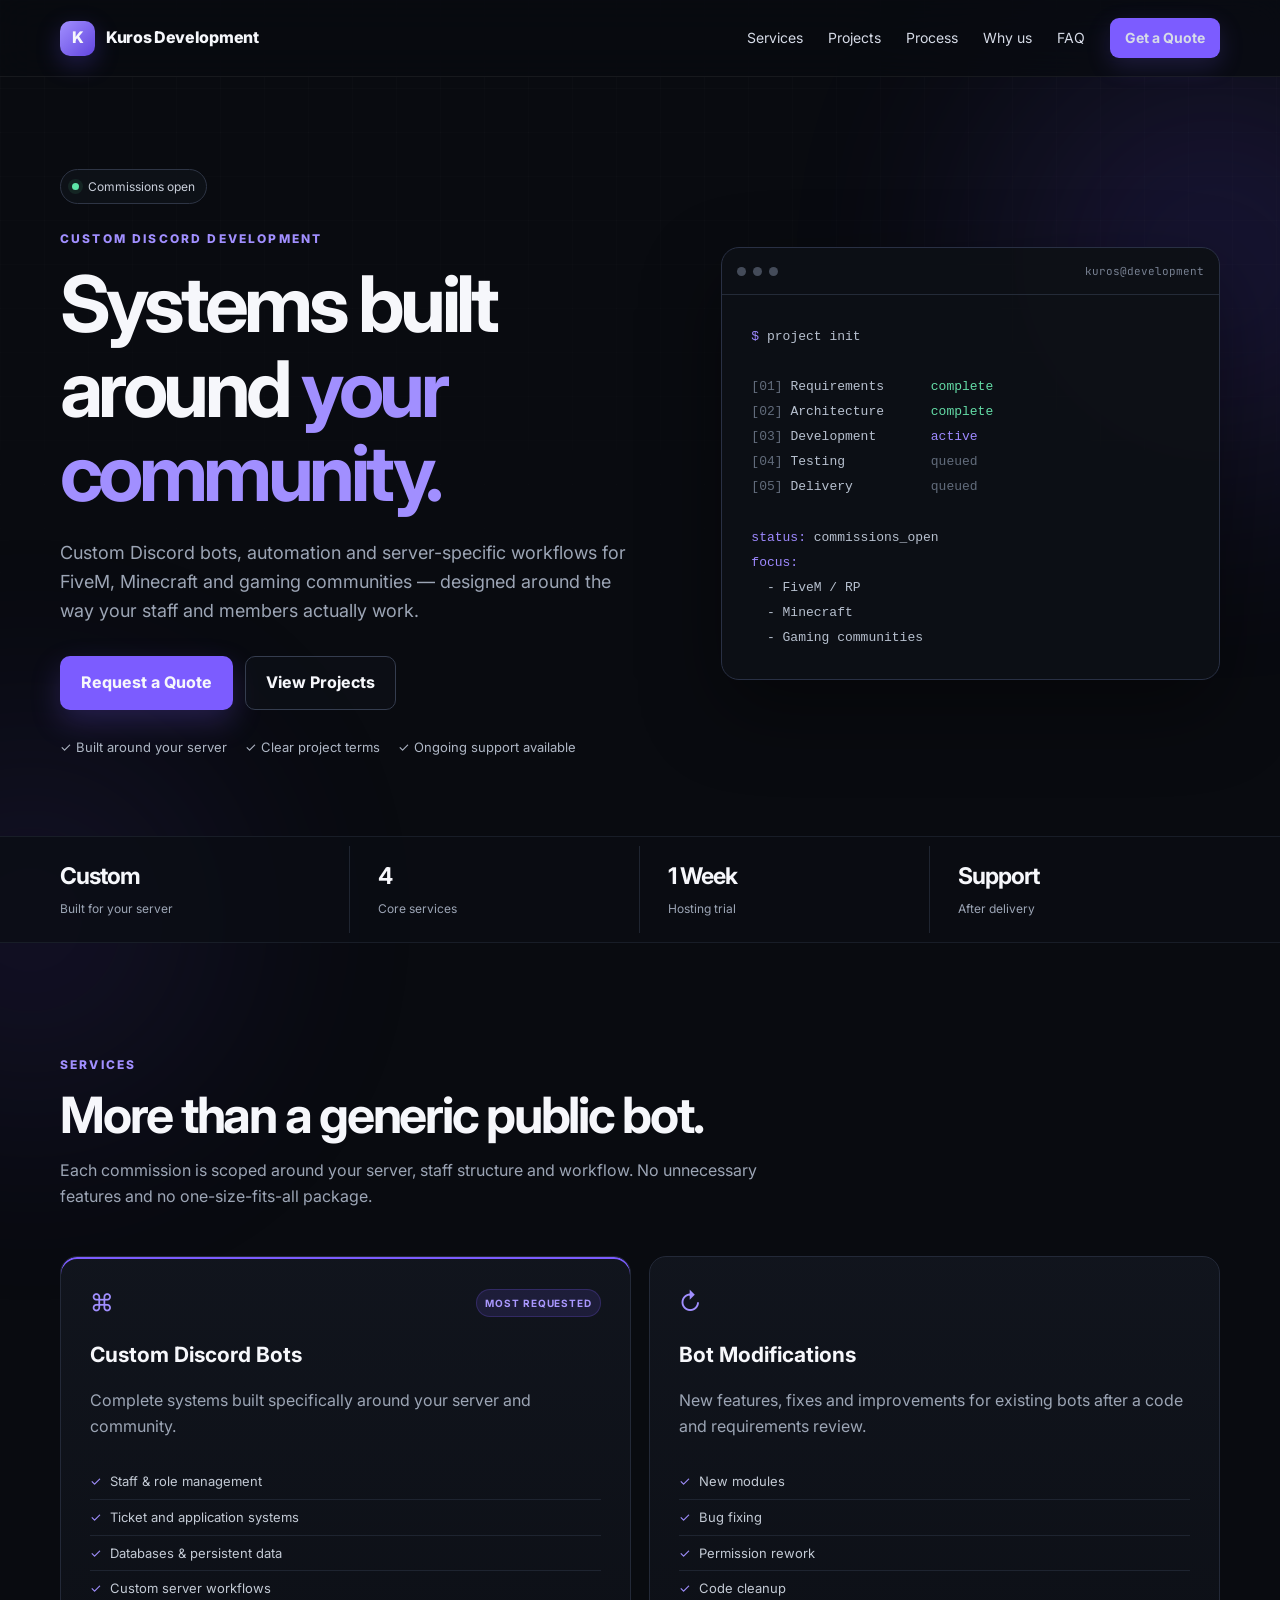
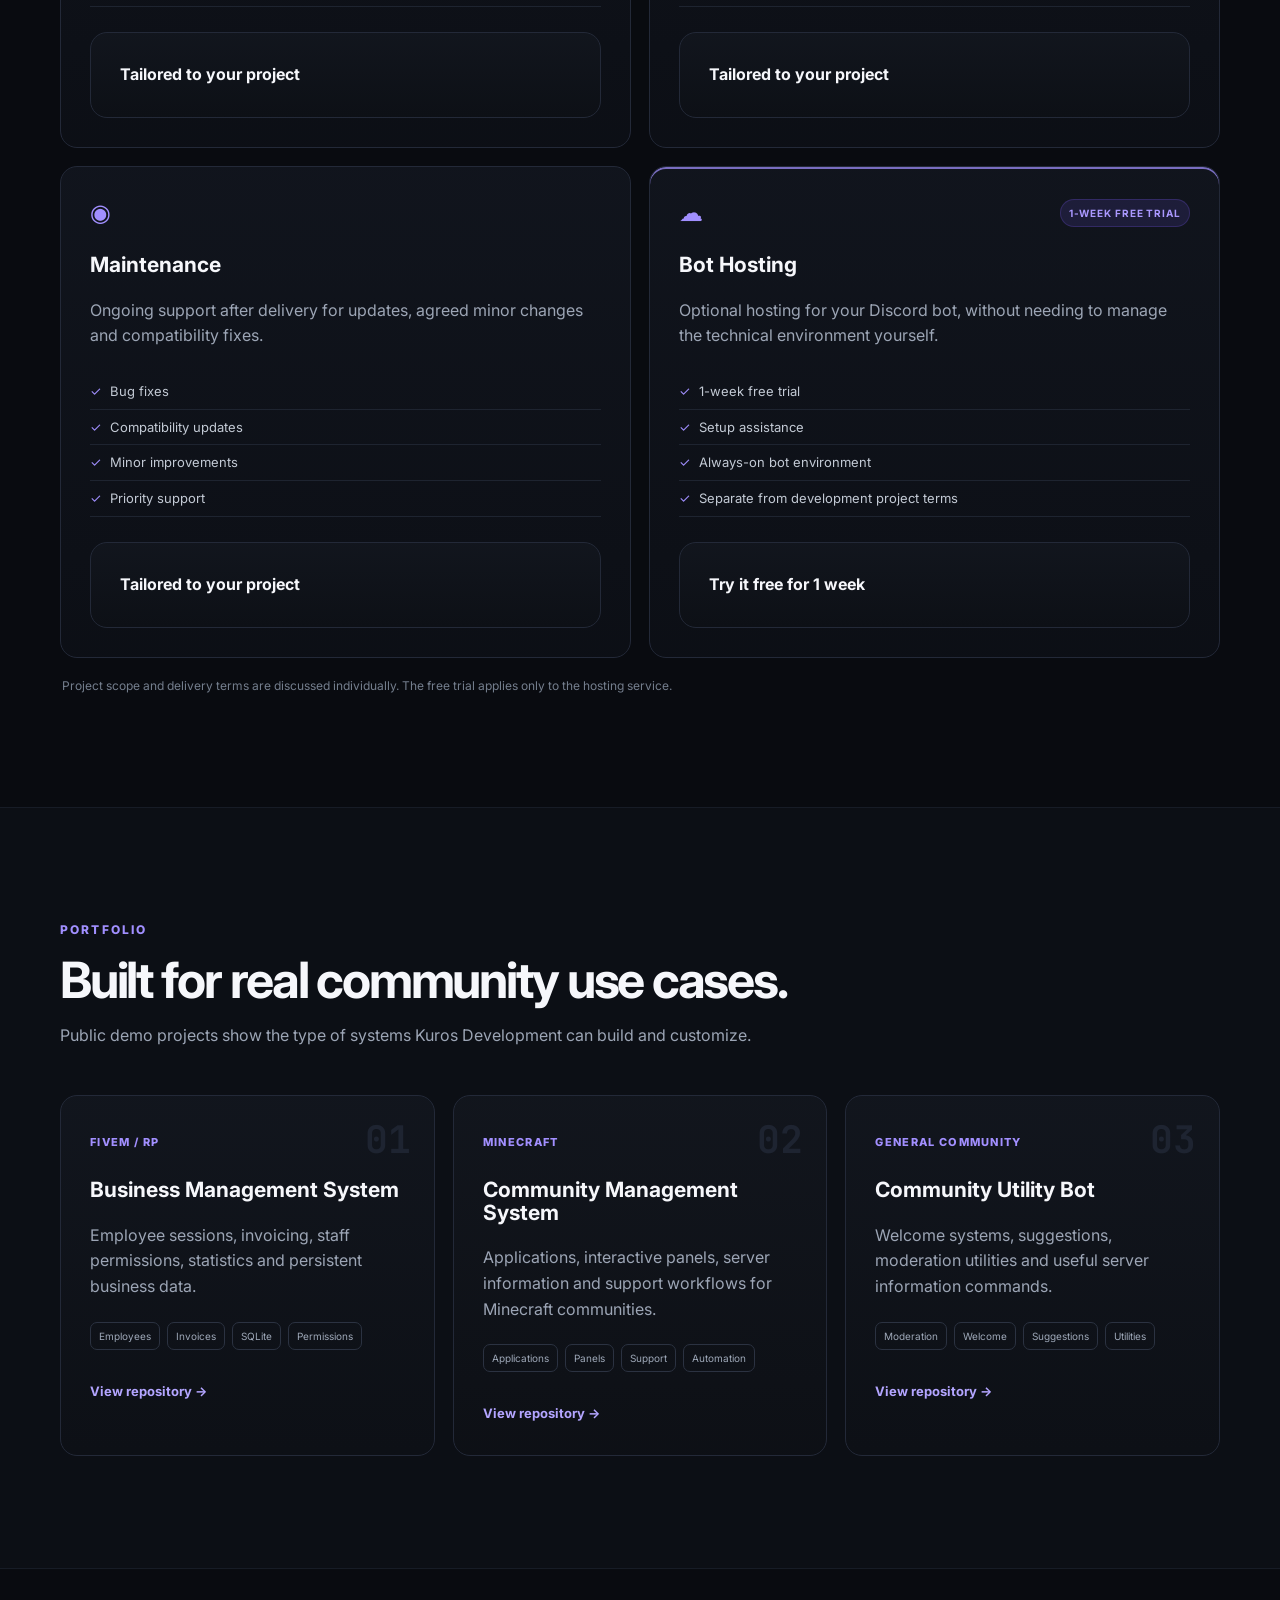
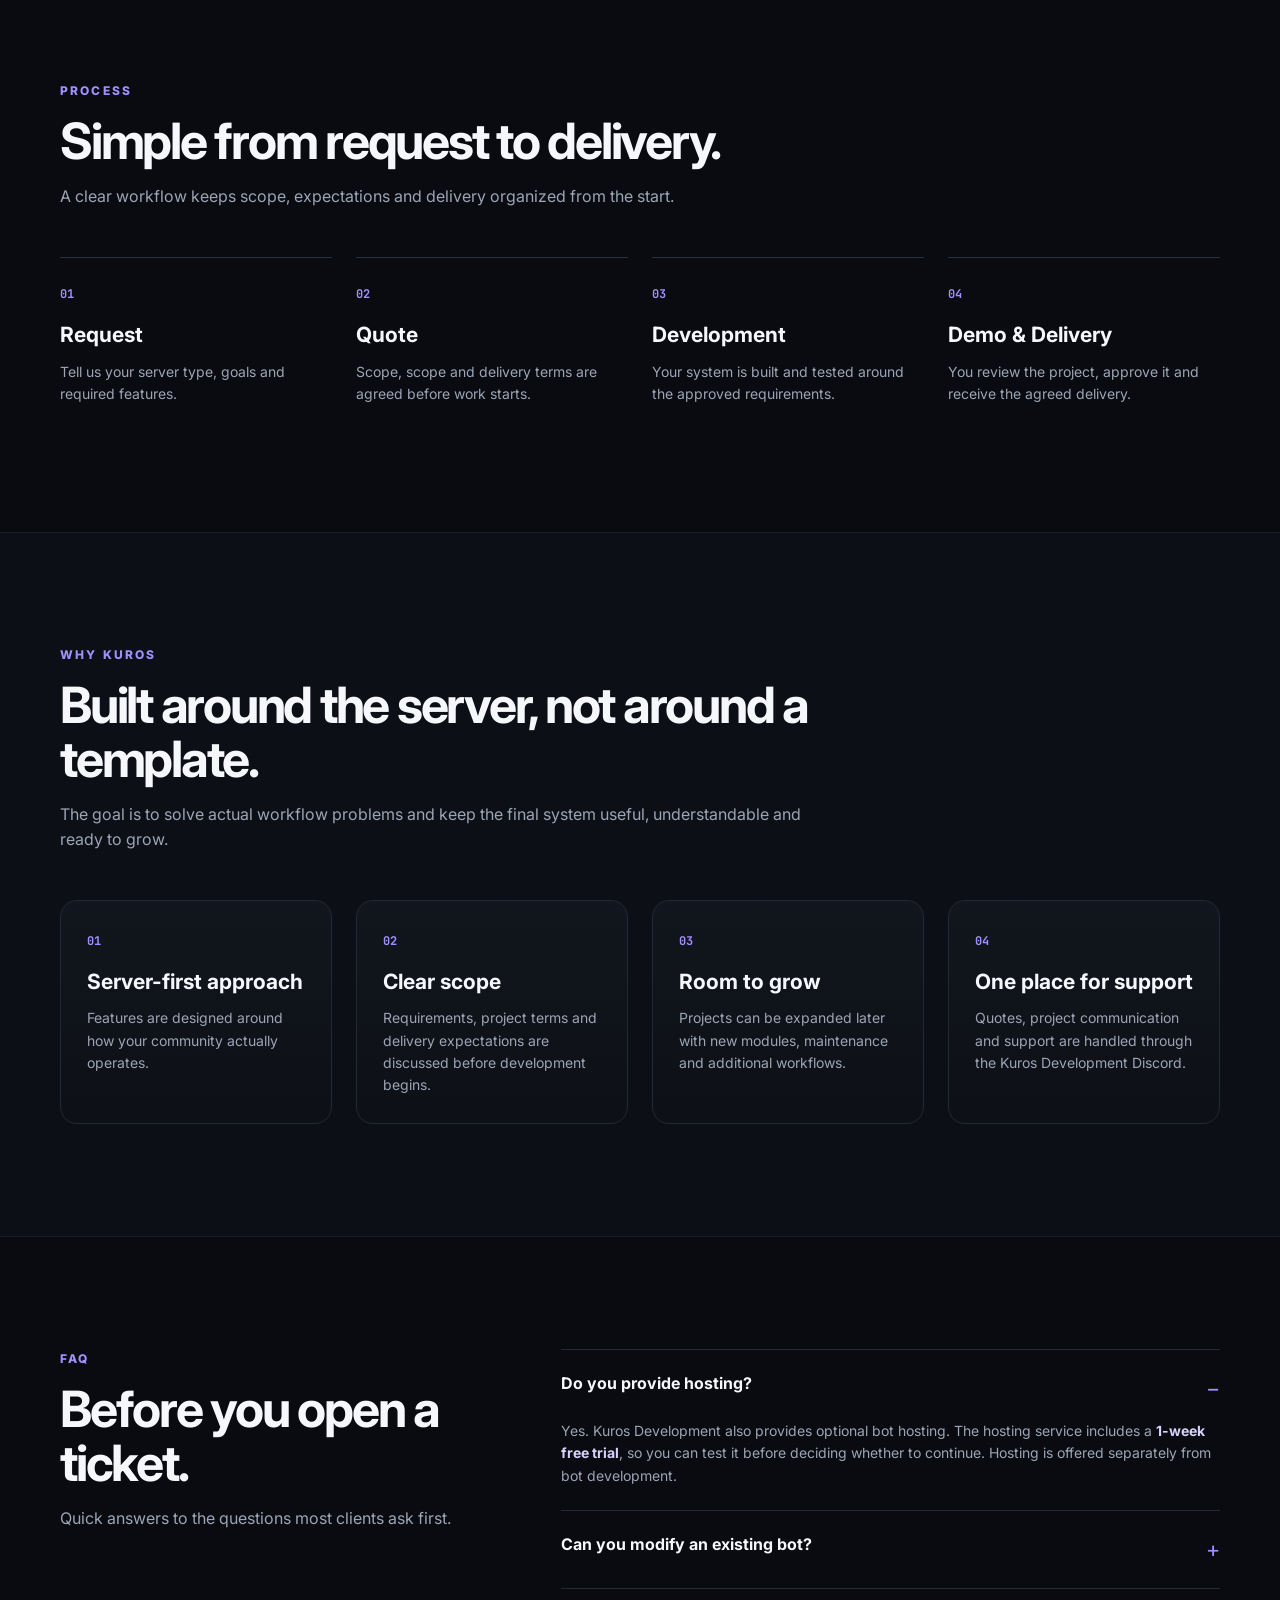
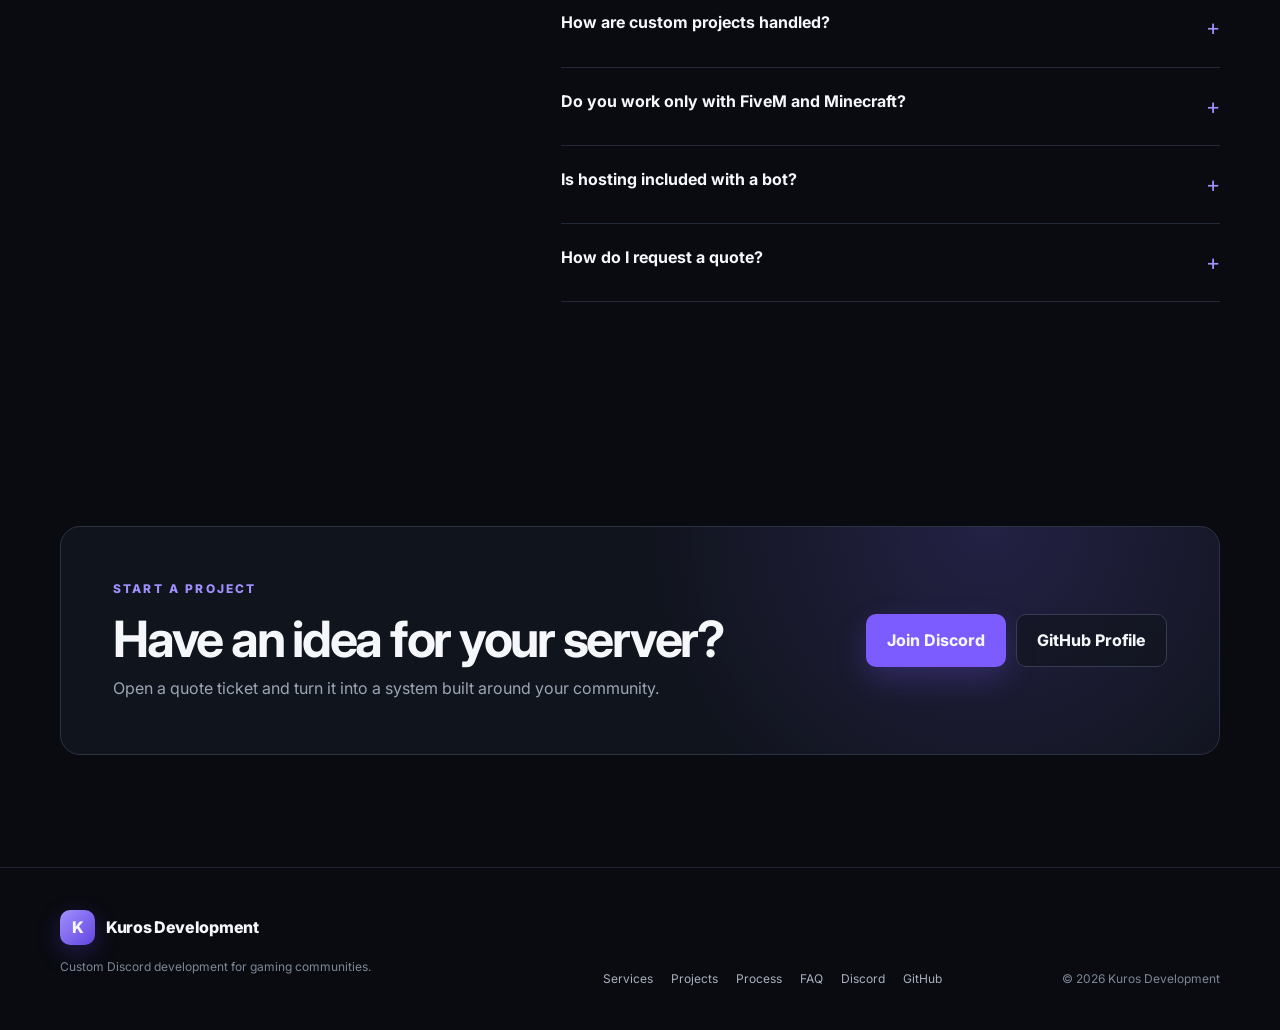
<file: index.html>
<!DOCTYPE html>
<html lang="en">
<head>
  <meta charset="UTF-8">
  <meta name="viewport" content="width=device-width, initial-scale=1.0">
  <meta name="theme-color" content="#0b0d12">
  <title>Kuros Development — Custom Discord Bots & Hosting</title>
  <meta name="description" content="Kuros Development builds custom Discord bots, automation, maintenance and optional hosting for FiveM, Minecraft and gaming communities.">
  <link rel="canonical" href="https://kurosdevelopment.github.io/">
  <meta property="og:type" content="website">
  <meta property="og:title" content="Kuros Development — Custom Discord Bots & Hosting">
  <meta property="og:description" content="Custom Discord systems built around your community.">
  <meta property="og:url" content="https://kurosdevelopment.github.io/">
  <meta property="og:site_name" content="Kuros Development">
  <meta name="twitter:card" content="summary">
  <link rel="preconnect" href="https://fonts.googleapis.com">
  <link rel="preconnect" href="https://fonts.gstatic.com" crossorigin>
  <link href="https://fonts.googleapis.com/css2?family=Inter:wght@400;500;600;700;800&family=JetBrains+Mono:wght@500;600&display=swap" rel="stylesheet">
  <style>
    :root{--bg:#090b10;--surface:#10131a;--surface2:#141923;--text:#f6f7fb;--muted:#9ca5b5;--line:#232938;--purple:#7c5cff;--purple2:#a18fff;--green:#5ee6a8;--max:1160px}
    *{box-sizing:border-box} html{scroll-behavior:smooth} body{margin:0;background:var(--bg);color:var(--text);font-family:Inter,system-ui,sans-serif;line-height:1.6;overflow-x:hidden}
    body:before{content:"";position:fixed;inset:0;pointer-events:none;z-index:-3;background-image:linear-gradient(rgba(255,255,255,.017) 1px,transparent 1px),linear-gradient(90deg,rgba(255,255,255,.017) 1px,transparent 1px);background-size:44px 44px;mask-image:linear-gradient(to bottom,black,transparent 80%)}
    a{color:inherit;text-decoration:none}.container{width:min(calc(100% - 40px),var(--max));margin:auto}.skip{position:fixed;top:-100px;left:15px;background:#fff;color:#000;padding:9px 13px;border-radius:8px;z-index:999}.skip:focus{top:15px}
    .ambient{position:fixed;border-radius:999px;filter:blur(125px);opacity:.16;z-index:-2;pointer-events:none}.a1{width:430px;height:430px;background:#7251ff;right:-150px;top:45px}.a2{width:360px;height:360px;background:#5539be;left:-150px;top:740px}
    .site-header{position:sticky;top:0;z-index:50;background:rgba(9,11,16,.76);backdrop-filter:blur(18px);border-bottom:1px solid rgba(255,255,255,.06)}.nav{height:76px;display:flex;align-items:center;justify-content:space-between}.brand{display:flex;align-items:center;gap:11px;font-weight:800;letter-spacing:-.02em}.mark{width:35px;height:35px;display:grid;place-items:center;border-radius:10px;background:linear-gradient(135deg,#a18fff,#6245df);box-shadow:0 8px 24px rgba(107,78,255,.26)}
    .nav-links{display:flex;align-items:center;gap:25px;color:#d6dbe7;font-size:14px}.nav-links>a:not(.nav-cta):hover{color:#fff}.nav-cta{padding:9px 15px;border-radius:9px;background:var(--purple);font-weight:700;box-shadow:0 8px 24px rgba(124,92,255,.18)}.menu{display:none;background:none;border:0;color:#fff;font-size:24px}
    .hero{min-height:690px;padding:92px 0 78px;display:grid;grid-template-columns:1.08fr .92fr;gap:76px;align-items:center}.pill{display:inline-flex;align-items:center;gap:9px;margin-bottom:25px;padding:7px 11px;border:1px solid #2e3545;border-radius:999px;background:rgba(16,19,26,.8);font-size:12px;color:#c9cfda}.dot{width:7px;height:7px;border-radius:50%;background:var(--green);box-shadow:0 0 0 4px rgba(94,230,168,.09)}.eyebrow{margin:0 0 14px;color:var(--purple2);font-size:12px;font-weight:800;letter-spacing:.18em}h1,h2,h3{line-height:1.08;margin-top:0}h1{margin-bottom:24px;font-size:clamp(49px,6.2vw,78px);letter-spacing:-.058em}h1 span{color:var(--purple2)}h2{margin-bottom:16px;font-size:clamp(34px,4.4vw,50px);letter-spacing:-.045em}h3{font-size:21px}.hero-text{max-width:660px;color:var(--muted);font-size:18px}.hero-actions{display:flex;gap:12px;margin:31px 0 27px}.button{display:inline-flex;align-items:center;justify-content:center;padding:13px 20px;border-radius:10px;border:1px solid transparent;font-weight:750;transition:.2s}.button:hover{transform:translateY(-2px)}.primary{background:var(--purple);box-shadow:0 12px 30px rgba(124,92,255,.23)}.secondary{border-color:#353d4f;background:rgba(16,19,26,.55)}.trust{display:flex;flex-wrap:wrap;gap:18px;color:#afb7c5;font-size:13px}
    .terminal{overflow:hidden;border:1px solid #293044;border-radius:18px;background:rgba(13,16,22,.94);box-shadow:0 30px 80px rgba(0,0,0,.42)}.terminal-head{height:47px;padding:0 15px;display:flex;align-items:center;justify-content:space-between;border-bottom:1px solid #242b38;color:#778091;font:11px 'JetBrains Mono',monospace}.dots{display:flex;gap:7px}.dots span{width:9px;height:9px;border-radius:50%;background:#444b59}pre{margin:0;padding:29px;overflow:auto;color:#b7c0cf;font:13px/1.85 'JetBrains Mono',monospace}.purple{color:#9e89ff}.green{color:#64dca7}.muted{color:#626c7c}
    .stats{border-block:1px solid #181d27;background:rgba(11,14,20,.76)}.stats-grid{min-height:105px;display:grid;grid-template-columns:repeat(4,1fr);align-items:center}.stats-grid>div{padding:12px 28px;border-right:1px solid #1f2531}.stats-grid>div:first-child{padding-left:0}.stats-grid>div:last-child{border-right:0}.stats-grid strong{display:block;font-size:23px;letter-spacing:-.04em}.stats-grid span{color:var(--muted);font-size:12px}
    .section{padding:112px 0}.dark{background:#0c0f15;border-block:1px solid #171c26}.heading{max-width:750px;margin-bottom:47px}.heading>p:last-child{color:var(--muted)}
    .services{display:grid;grid-template-columns:repeat(2,1fr);gap:18px}.card,.project,.why-card{position:relative;padding:29px;border:1px solid var(--line);border-radius:17px;background:linear-gradient(180deg,rgba(18,22,30,.93),rgba(13,16,22,.93));transition:.22s}.card:hover,.project:hover,.why-card:hover{transform:translateY(-4px);border-color:#3a4356}.featured{box-shadow:inset 0 2px 0 var(--purple)}.hosting{box-shadow:inset 0 2px 0 rgba(161,143,255,.72)}.card-top{height:34px;margin-bottom:24px;display:flex;align-items:center;justify-content:space-between}.icon{color:var(--purple2);font-size:24px}.tag{padding:5px 8px;border:1px solid rgba(124,92,255,.22);border-radius:999px;background:rgba(124,92,255,.13);color:#aa98ff;font-size:10px;font-weight:700;letter-spacing:.09em;text-transform:uppercase}.card p,.project p,.why-card p{color:var(--muted)}.card ul{list-style:none;padding:0;margin:25px 0}.card li{padding:7px 0;border-bottom:1px solid #1e2430;color:#c3cad5;font-size:13px}.card li:before{content:"✓";color:var(--purple2);margin-right:8px}.project scope{margin-top:26px;color:#8f98a8;font-size:12px}.project scope strong{color:#fff;font-size:19px;margin-left:4px}.fine{margin:18px 2px 0;color:#747e8d;font-size:12px}
    .projects{display:grid;grid-template-columns:repeat(3,1fr);gap:18px}.num{position:absolute;right:23px;top:18px;color:#1e2431;font:700 38px 'JetBrains Mono',monospace}.type{display:inline-block;margin:9px 0 27px;color:#a28fff;font-size:11px;font-weight:800;letter-spacing:.12em;text-transform:uppercase}.chips{display:flex;flex-wrap:wrap;gap:7px;margin:22px 0 28px}.chips span{padding:5px 8px;border:1px solid #2b3241;border-radius:7px;color:#9ea8b8;font-size:10px}.project>a{color:#b3a5ff;font-size:13px;font-weight:700}
    .process,.why{display:grid;grid-template-columns:repeat(4,1fr);gap:24px}.process article{padding-top:22px;border-top:1px solid #29303f}.process span,.why-no{color:var(--purple2);font:700 12px 'JetBrains Mono',monospace}.process h3{margin:19px 0 10px}.process p{color:var(--muted);font-size:14px}.why-card{padding:26px}.why-card h3{margin:18px 0 10px}.why-card p{margin-bottom:0;font-size:14px}
    .faq-layout{display:grid;grid-template-columns:.78fr 1.22fr;gap:80px}.sticky{position:sticky;top:120px;align-self:start}.faq{border-top:1px solid var(--line)}details{padding:21px 0;border-bottom:1px solid var(--line)}summary{cursor:pointer;list-style:none;display:flex;justify-content:space-between;gap:20px;font-size:16px;font-weight:700}summary::-webkit-details-marker{display:none}summary:after{content:"+";color:var(--purple2);font-size:22px;font-weight:400}details[open] summary:after{content:"−"}details p{max-width:680px;margin:14px 0 2px;color:var(--muted);font-size:14px}details strong{color:#d8d2ff}
    .cta{padding:52px;display:flex;align-items:center;justify-content:space-between;gap:35px;border:1px solid #2a3243;border-radius:20px;background:radial-gradient(circle at 80% 0%,rgba(124,92,255,.18),transparent 37%),#10141c}.cta h2{margin-bottom:10px}.cta>div>p:last-child{margin:0;color:var(--muted)}.cta-actions{display:flex;gap:10px;flex-wrap:wrap}
    .footer{padding:42px 0;border-top:1px solid #1d2330}.footer-inner{display:grid;grid-template-columns:1.2fr 1fr auto;gap:40px;align-items:end}.footer p,.copy{color:#7e8797;font-size:12px}.footer-links{display:flex;gap:18px;flex-wrap:wrap;color:#a8b0be;font-size:12px}.footer-links a:hover{color:#fff}
    .reveal{opacity:0;transform:translateY(16px);transition:opacity .65s ease,transform .65s ease}.reveal.visible{opacity:1;transform:none}
    @media(prefers-reduced-motion:reduce){html{scroll-behavior:auto}.reveal{opacity:1;transform:none}*{transition-duration:.01ms!important}}
    @media(max-width:980px){.hero{grid-template-columns:1fr;gap:45px}.projects{grid-template-columns:1fr 1fr}.process,.why{grid-template-columns:1fr 1fr}.faq-layout{grid-template-columns:1fr;gap:20px}.sticky{position:static}.stats-grid{grid-template-columns:1fr 1fr}.stats-grid>div{padding:18px 0;border-right:0;border-bottom:1px solid #1f2531}.cta{flex-direction:column;align-items:flex-start}.footer-inner{grid-template-columns:1fr 1fr}.copy{grid-column:1/-1}}
    @media(max-width:720px){.menu{display:block}.nav-links{display:none;position:absolute;top:76px;left:20px;right:20px;padding:18px;flex-direction:column;align-items:stretch;border:1px solid #2a3140;border-radius:12px;background:#10141b;box-shadow:0 20px 50px rgba(0,0,0,.35)}.nav-links.open{display:flex}.services,.projects,.process,.why,.stats-grid{grid-template-columns:1fr}.hero{padding-top:70px}.hero-actions,.cta-actions{flex-direction:column}.button{width:100%}.trust{flex-direction:column;gap:8px}.section{padding:82px 0}.cta{padding:31px}.footer-inner{grid-template-columns:1fr}.copy{grid-column:auto}h1{font-size:48px}}
    @media(max-width:460px){.container{width:min(calc(100% - 28px),var(--max))}h1{font-size:42px}pre{padding:22px;font-size:12px}.card,.project{padding:24px}}
  </style>
</head>
<body>
  <a class="skip" href="#main">Skip to content</a>
  <div class="ambient a1"></div><div class="ambient a2"></div>

  <header class="site-header">
    <nav class="nav container" aria-label="Primary navigation">
      <a class="brand" href="#top"><span class="mark">K</span><span>Kuros Development</span></a>
      <button class="menu" id="menu" aria-expanded="false" aria-controls="navLinks" aria-label="Open navigation">☰</button>
      <div class="nav-links" id="navLinks">
        <a href="#services">Services</a><a href="#projects">Projects</a><a href="#process">Process</a><a href="#why">Why us</a><a href="#faq">FAQ</a>
        <a class="nav-cta" href="https://discord.gg/4mJxqJGt48" target="_blank" rel="noopener noreferrer">Get a Quote</a>
      </div>
    </nav>
  </header>

  <main id="main">
    <section class="hero container reveal" id="top">
      <div>
        <div class="pill"><span class="dot"></span> Commissions open</div>
        <p class="eyebrow">CUSTOM DISCORD DEVELOPMENT</p>
        <h1>Systems built around <span>your community.</span></h1>
        <p class="hero-text">Custom Discord bots, automation and server-specific workflows for FiveM, Minecraft and gaming communities — designed around the way your staff and members actually work.</p>
        <div class="hero-actions"><a class="button primary" href="https://discord.gg/4mJxqJGt48" target="_blank" rel="noopener noreferrer">Request a Quote</a><a class="button secondary" href="#projects">View Projects</a></div>
        <div class="trust"><span>✓ Built around your server</span><span>✓ Clear project terms</span><span>✓ Ongoing support available</span></div>
      </div>
      <div class="terminal">
        <div class="terminal-head"><div class="dots"><span></span><span></span><span></span></div><span>kuros@development</span></div>
        <pre><code><span class="purple">$</span> project init

<span class="muted">[01]</span> Requirements      <span class="green">complete</span>
<span class="muted">[02]</span> Architecture      <span class="green">complete</span>
<span class="muted">[03]</span> Development       <span class="purple">active</span>
<span class="muted">[04]</span> Testing           <span class="muted">queued</span>
<span class="muted">[05]</span> Delivery          <span class="muted">queued</span>

<span class="purple">status:</span> commissions_open
<span class="purple">focus:</span>
  - FiveM / RP
  - Minecraft
  - Gaming communities</code></pre>
      </div>
    </section>

    <section class="stats reveal"><div class="container stats-grid"><div><strong>Custom</strong><span>Built for your server</span></div><div><strong>4</strong><span>Core services</span></div><div><strong>1 Week</strong><span>Hosting trial</span></div><div><strong>Support</strong><span>After delivery</span></div></div></section>

    <section class="section container reveal" id="services">
      <div class="heading"><p class="eyebrow">SERVICES</p><h2>More than a generic public bot.</h2><p>Each commission is scoped around your server, staff structure and workflow. No unnecessary features and no one-size-fits-all package.</p></div>
      <div class="services">
        <article class="card featured"><div class="card-top"><span class="icon">⌘</span><span class="tag">Most requested</span></div><h3>Custom Discord Bots</h3><p>Complete systems built specifically around your server and community.</p><ul><li>Staff & role management</li><li>Ticket and application systems</li><li>Databases & persistent data</li><li>Custom server workflows</li></ul><div class="project scope"><strong>Tailored to your project</strong></div></article>
        <article class="card"><div class="card-top"><span class="icon">↻</span></div><h3>Bot Modifications</h3><p>New features, fixes and improvements for existing bots after a code and requirements review.</p><ul><li>New modules</li><li>Bug fixing</li><li>Permission rework</li><li>Code cleanup</li></ul><div class="project scope"><strong>Tailored to your project</strong></div></article>
        <article class="card"><div class="card-top"><span class="icon">◉</span></div><h3>Maintenance</h3><p>Ongoing support after delivery for updates, agreed minor changes and compatibility fixes.</p><ul><li>Bug fixes</li><li>Compatibility updates</li><li>Minor improvements</li><li>Priority support</li></ul><div class="project scope"><strong>Tailored to your project</strong></div></article>
        <article class="card hosting"><div class="card-top"><span class="icon">☁</span><span class="tag">1-week free trial</span></div><h3>Bot Hosting</h3><p>Optional hosting for your Discord bot, without needing to manage the technical environment yourself.</p><ul><li>1-week free trial</li><li>Setup assistance</li><li>Always-on bot environment</li><li>Separate from development project terms</li></ul><div class="project scope"><strong>Try it free for 1 week</strong></div></article>
      </div>
      <p class="fine">Project scope and delivery terms are discussed individually. The free trial applies only to the hosting service.</p>
    </section>

    <section class="section dark reveal" id="projects"><div class="container"><div class="heading"><p class="eyebrow">PORTFOLIO</p><h2>Built for real community use cases.</h2><p>Public demo projects show the type of systems Kuros Development can build and customize.</p></div>
      <div class="projects">
        <article class="project"><div class="num">01</div><span class="type">FiveM / RP</span><h3>Business Management System</h3><p>Employee sessions, invoicing, staff permissions, statistics and persistent business data.</p><div class="chips"><span>Employees</span><span>Invoices</span><span>SQLite</span><span>Permissions</span></div><a href="https://github.com/kurosdevelopment/fivem-management-bot-demo" target="_blank" rel="noopener noreferrer">View repository →</a></article>
        <article class="project"><div class="num">02</div><span class="type">Minecraft</span><h3>Community Management System</h3><p>Applications, interactive panels, server information and support workflows for Minecraft communities.</p><div class="chips"><span>Applications</span><span>Panels</span><span>Support</span><span>Automation</span></div><a href="https://github.com/kurosdevelopment/minecraft-server-bot-demo" target="_blank" rel="noopener noreferrer">View repository →</a></article>
        <article class="project"><div class="num">03</div><span class="type">General Community</span><h3>Community Utility Bot</h3><p>Welcome systems, suggestions, moderation utilities and useful server information commands.</p><div class="chips"><span>Moderation</span><span>Welcome</span><span>Suggestions</span><span>Utilities</span></div><a href="https://github.com/kurosdevelopment/community-bot-demo" target="_blank" rel="noopener noreferrer">View repository →</a></article>
      </div>
    </div></section>

    <section class="section container reveal" id="process"><div class="heading"><p class="eyebrow">PROCESS</p><h2>Simple from request to delivery.</h2><p>A clear workflow keeps scope, expectations and delivery organized from the start.</p></div><div class="process"><article><span>01</span><h3>Request</h3><p>Tell us your server type, goals and required features.</p></article><article><span>02</span><h3>Quote</h3><p>Scope, scope and delivery terms are agreed before work starts.</p></article><article><span>03</span><h3>Development</h3><p>Your system is built and tested around the approved requirements.</p></article><article><span>04</span><h3>Demo & Delivery</h3><p>You review the project, approve it and receive the agreed delivery.</p></article></div></section>

    <section class="section dark reveal" id="why"><div class="container"><div class="heading"><p class="eyebrow">WHY KUROS</p><h2>Built around the server, not around a template.</h2><p>The goal is to solve actual workflow problems and keep the final system useful, understandable and ready to grow.</p></div><div class="why"><article class="why-card"><span class="why-no">01</span><h3>Server-first approach</h3><p>Features are designed around how your community actually operates.</p></article><article class="why-card"><span class="why-no">02</span><h3>Clear scope</h3><p>Requirements, project terms and delivery expectations are discussed before development begins.</p></article><article class="why-card"><span class="why-no">03</span><h3>Room to grow</h3><p>Projects can be expanded later with new modules, maintenance and additional workflows.</p></article><article class="why-card"><span class="why-no">04</span><h3>One place for support</h3><p>Quotes, project communication and support are handled through the Kuros Development Discord.</p></article></div></div></section>

    <section class="section container reveal" id="faq"><div class="faq-layout"><div class="heading sticky"><p class="eyebrow">FAQ</p><h2>Before you open a ticket.</h2><p>Quick answers to the questions most clients ask first.</p></div><div class="faq">
      <details open><summary>Do you provide hosting?</summary><p>Yes. Kuros Development also provides optional bot hosting. The hosting service includes a <strong>1-week free trial</strong>, so you can test it before deciding whether to continue. Hosting is offered separately from bot development.</p></details>
      <details><summary>Can you modify an existing bot?</summary><p>Yes. Existing code is reviewed first so the work can be quoted accurately and safely.</p></details>
      <details><summary>How are custom projects handled?</summary><p>Each project is reviewed individually based on its scope, complexity and requirements.</p></details>
      <details><summary>Do you work only with FiveM and Minecraft?</summary><p>No. Those are the main specialties, but general gaming and community servers are also supported.</p></details>
      <details><summary>Is hosting included with a bot?</summary><p>No. Bot development and hosting are handled as separate services. You can purchase a bot without hosting, and the free trial applies only to the hosting service.</p></details>
      <details><summary>How do I request a quote?</summary><p>Join the Kuros Development Discord server and open a quote ticket. Include your server type, approximate size and the features you need.</p></details>
    </div></div></section>

    <section class="section container reveal"><div class="cta"><div><p class="eyebrow">START A PROJECT</p><h2>Have an idea for your server?</h2><p>Open a quote ticket and turn it into a system built around your community.</p></div><div class="cta-actions"><a class="button primary" href="https://discord.gg/4mJxqJGt48" target="_blank" rel="noopener noreferrer">Join Discord</a><a class="button secondary" href="https://github.com/kurosdevelopment" target="_blank" rel="noopener noreferrer">GitHub Profile</a></div></div></section>
  </main>

  <footer class="footer"><div class="container footer-inner"><div><a class="brand" href="#top"><span class="mark">K</span><span>Kuros Development</span></a><p>Custom Discord development for gaming communities.</p></div><div class="footer-links"><a href="#services">Services</a><a href="#projects">Projects</a><a href="#process">Process</a><a href="#faq">FAQ</a><a href="https://discord.gg/4mJxqJGt48" target="_blank" rel="noopener noreferrer">Discord</a><a href="https://github.com/kurosdevelopment" target="_blank" rel="noopener noreferrer">GitHub</a></div><div class="copy">© <span id="year"></span> Kuros Development</div></div></footer>

  <script>
    document.getElementById('year').textContent=new Date().getFullYear();
    const menu=document.getElementById('menu'),links=document.getElementById('navLinks');
    menu.addEventListener('click',()=>{const open=links.classList.toggle('open');menu.setAttribute('aria-expanded',String(open));menu.setAttribute('aria-label',open?'Close navigation':'Open navigation')});
    links.querySelectorAll('a').forEach(a=>a.addEventListener('click',()=>{links.classList.remove('open');menu.setAttribute('aria-expanded','false')}));
    const reduced=window.matchMedia('(prefers-reduced-motion: reduce)').matches;
    if(reduced){document.querySelectorAll('.reveal').forEach(e=>e.classList.add('visible'))}else{const obs=new IntersectionObserver(es=>es.forEach(e=>{if(e.isIntersecting){e.target.classList.add('visible');obs.unobserve(e.target)}}),{threshold:.08});document.querySelectorAll('.reveal').forEach(e=>obs.observe(e))}
  </script>
</body>
</html>
</file>
